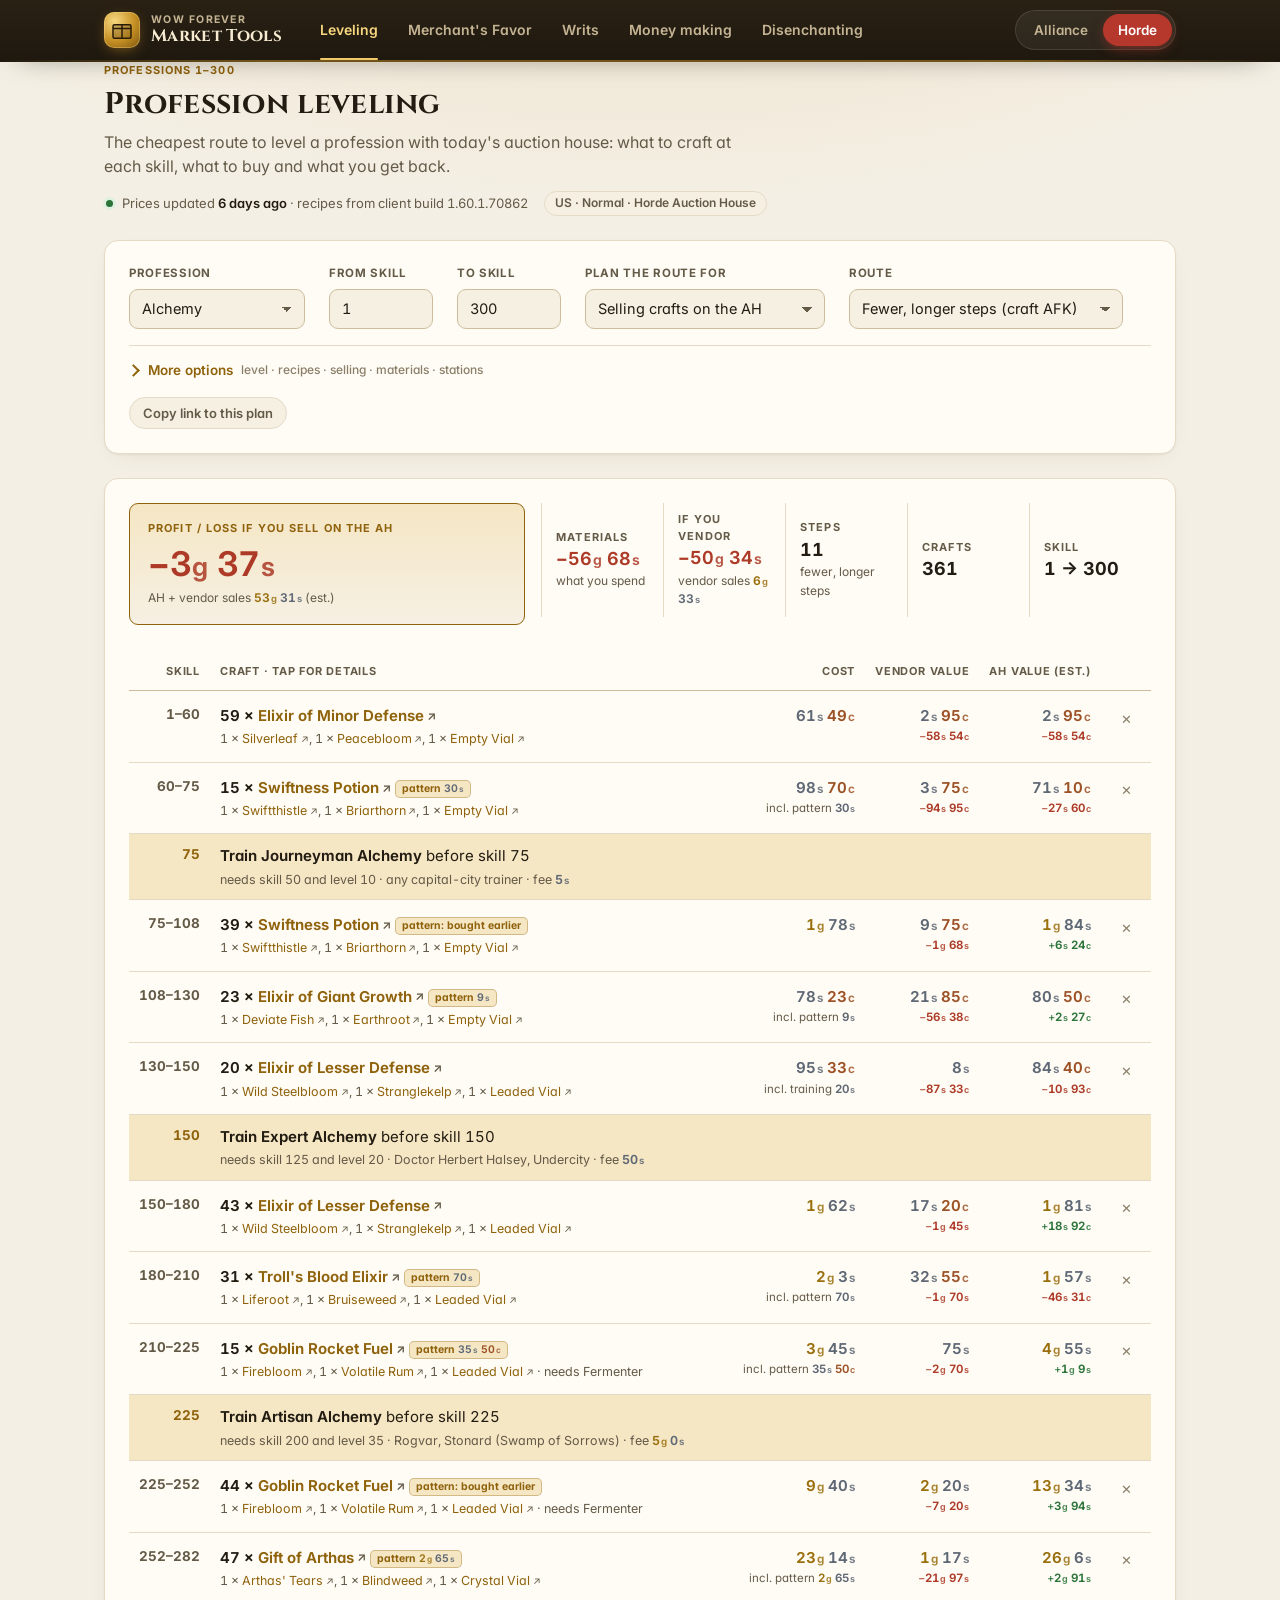
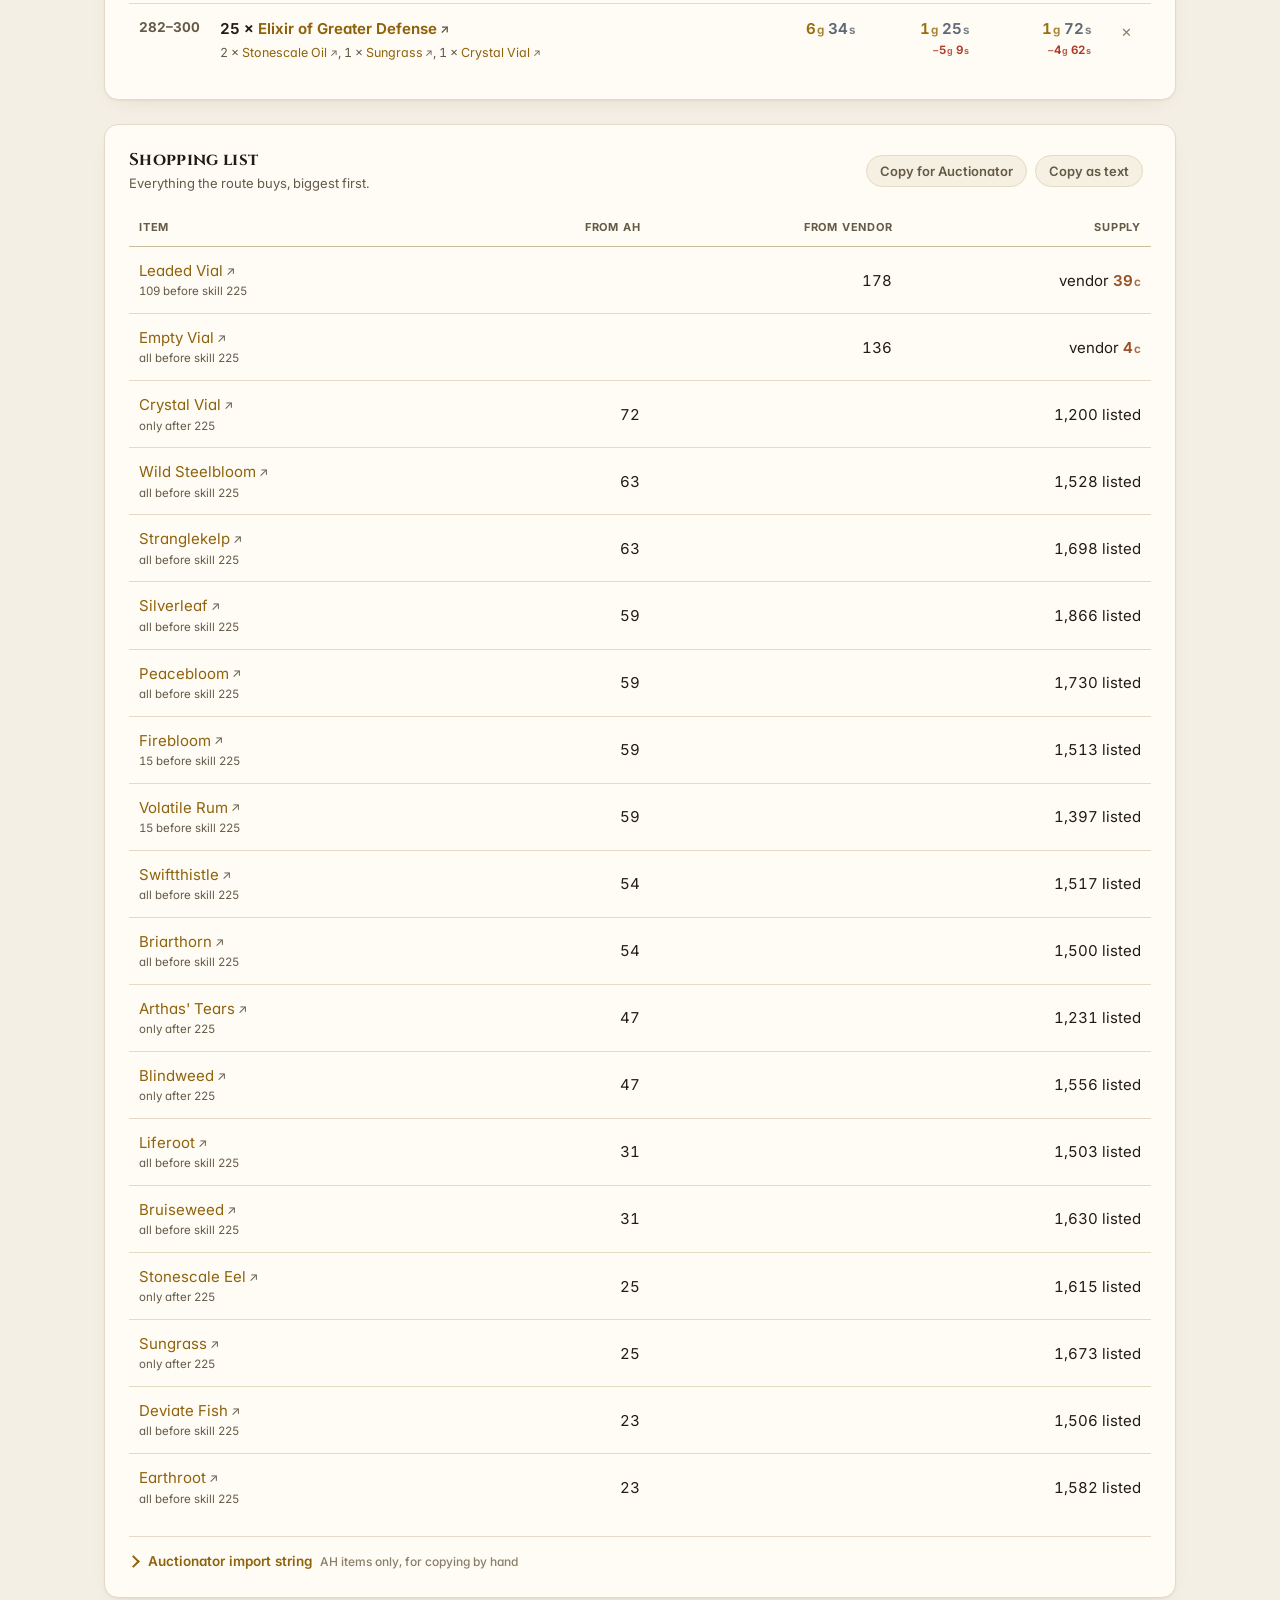
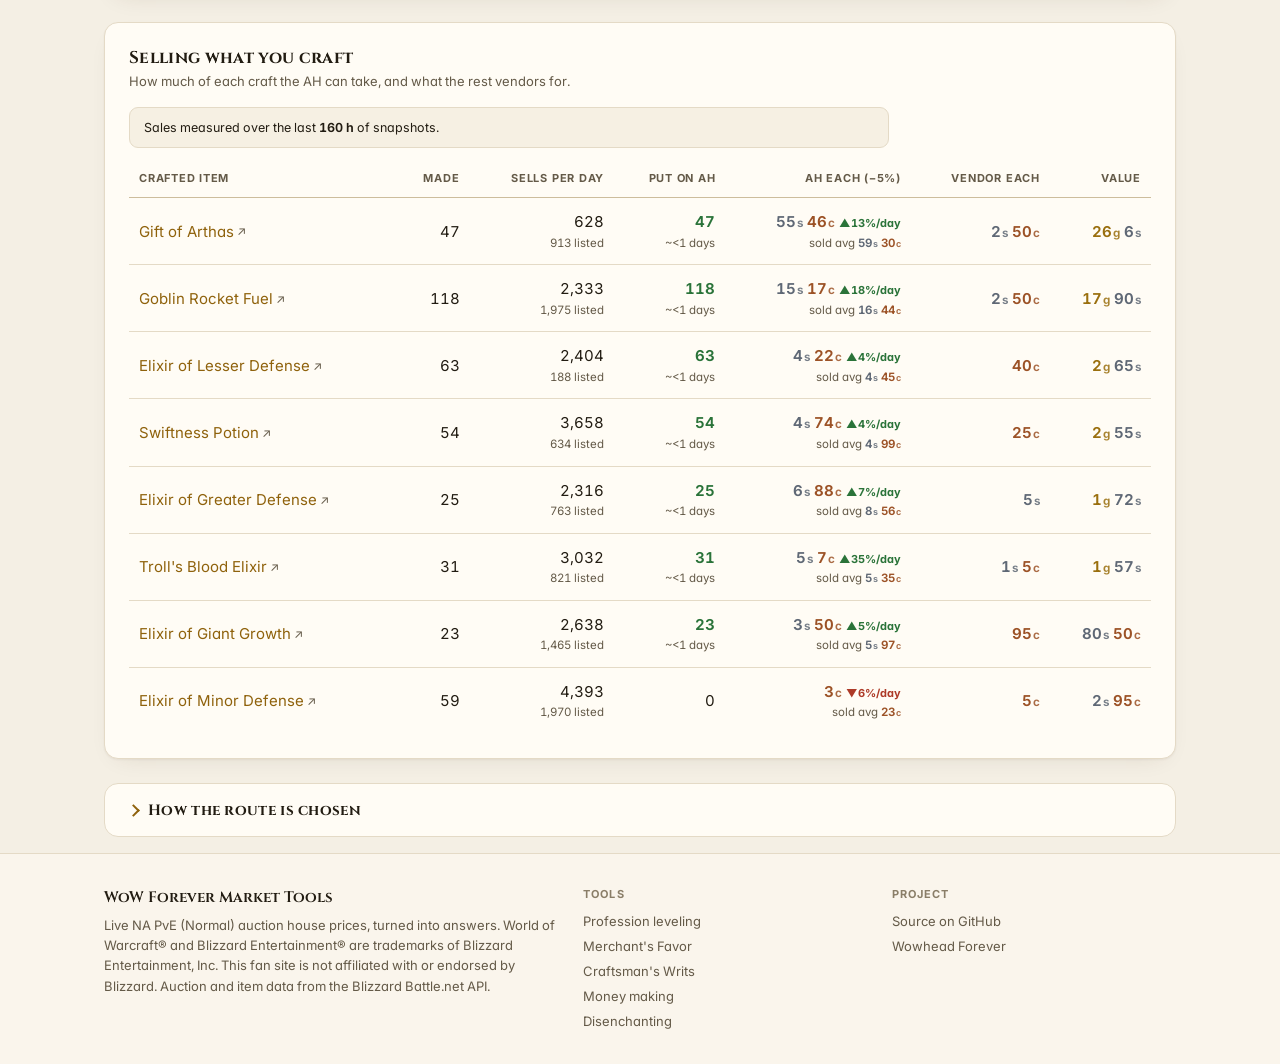
<file: index.html>
<!doctype html>
<html lang="en">
<head>
<meta charset="utf-8">
<meta name="viewport" content="width=device-width, initial-scale=1">
<title>Profession Leveling · WoW Forever Market Tools</title>
<meta name="description" content="Cheapest 1-300 profession leveling route for WoW Forever, priced from the NA PvE (Normal) auction house every hour.">
<link rel="icon" href="data:image/svg+xml,%3Csvg xmlns='http://www.w3.org/2000/svg' viewBox='0 0 32 32'%3E%3Crect x='4' y='9' width='24' height='18' rx='2' fill='%23b8862f'/%3E%3Cpath d='M4 14h24M16 9v18' stroke='%23412c0c' stroke-width='2'/%3E%3C/svg%3E">
<link rel="preconnect" href="https://fonts.googleapis.com">
<link rel="preconnect" href="https://fonts.gstatic.com" crossorigin>
<link rel="stylesheet" href="https://fonts.googleapis.com/css2?family=Cinzel:wght@600;700&family=Inter:wght@400;500;600;700;800&display=swap">
<link rel="stylesheet" href="style.css">
</head>
<body>
<a class="skip" href="#main">Skip to content</a>
<header class="top">
  <div class="wrap bar">
    <a class="brand" href="./">
      <svg viewBox="0 0 32 32" aria-hidden="true"><rect x="4" y="9" width="24" height="18" rx="2"/><path d="M4 14h24M16 9v18"/></svg>
      <span class="brand-name"><small>WoW Forever</small><b>Market Tools</b></span>
    </a>
    <nav class="tabs" aria-label="Tools"><a href="./" aria-current="page">Profession leveling</a><a href="favor.html">Merchant's Favor</a><a href="writs.html">Craftsman's Writs</a><a href="money.html">Money making</a></nav>
    <div class="seg" role="radiogroup" aria-label="Faction">
      <button data-faction="alliance" role="radio">Alliance</button>
      <button data-faction="horde" role="radio">Horde</button>
    </div>
  </div>
</header>

<main class="wrap" id="main">
  <section class="intro">
    <span class="eyebrow">Professions 1–300</span>
    <h1>Profession leveling</h1>
    <p class="lead">The cheapest route to level a profession with today's auction house: what to craft at each skill, what to buy and what you get back.</p>
    <div class="intro-meta">
      <p class="status" id="status">Loading recipes and auction house prices…</p>
      <span class="pill" id="market">US · Normal</span>
    </div>
  </section>

  <section class="panel settings" aria-label="Route settings">
    <div class="controls">
      <div class="ctl"><label for="prof">Profession</label><select id="prof"></select></div>
      <div class="ctl ctl-num"><label for="from" id="fromLbl">From skill</label><input id="from" type="number" min="1" max="299" value="1"></div>
      <div class="ctl ctl-num"><label for="to" id="toLbl">To skill</label><input id="to" type="number" min="2" max="300" value="300"></div>
      <div class="ctl">
        <label for="sellmode">Plan the route for</label>
        <select id="sellmode">
          <option value="ah">Selling crafts on the AH</option>
          <option value="vendor">Vendoring crafts</option>
          <option value="none">Ignoring what crafts sell for</option>
        </select>
      </div>
      <div class="ctl">
        <label for="mode">Route</label>
        <select id="mode">
          <option value="afk">Fewer, longer steps (craft AFK)</option>
          <option value="profit">Most profit (switch often)</option>
          <option value="quick">Fast AH sales (sell within a day)</option>
        </select>
      </div>
    </div>
    <p class="hint" id="quickHint" hidden>Fast AH sales always plans for selling on the AH within about a day, a little under the cheapest listing, and vendoring what won't sell by then.</p>
    <details class="more" data-remember="lv-more">
      <summary>More options <small>level · recipes · selling · materials · stations</small></summary>
      <div class="opt-group">
        <h3 class="opt-h">Character &amp; recipes</h3>
        <div class="controls">
          <div class="ctl ctl-num"><label for="level">Character level</label><input id="level" type="number" min="1" max="60" step="1" value="60" aria-describedby="time-help"></div>
          <div class="ctl ctl-wide">
            <label for="patterns">Recipes I can use</label>
            <select id="patterns">
              <option value="buyable">Trainer + patterns I can buy (AH, vendor, quest)</option>
              <option value="vendor">Trainer + vendor &amp; quest patterns (no drops)</option>
              <option value="trainer">Trainer only</option>
              <option value="all">Trainer + every pattern (I already own them)</option>
            </select>
          </div>
        </div>
      </div>
      <div class="opt-group">
        <h3 class="opt-h">Route &amp; selling</h3>
        <div class="controls">
        <div class="ctl">
          <label for="wait">Time to sell on the AH</label>
          <select id="wait">
            <option value="1">1 day</option>
            <option value="3">3 days</option>
            <option value="7">7 days</option>
          </select>
        </div>
        <div class="ctl ctl-num"><label for="time">Time per craft (silver)</label><input id="time" type="number" min="0" step="1" value="5" aria-describedby="time-help"></div>
        </div>
        <p class="hint" id="time-help">Ranks need character level 10 (past 75), 20 (past 150) and 35 (past 225). Time per craft makes the route prefer fewer crafts.</p>
      </div>
      <div class="opt-group">
        <h3 class="opt-h">Materials</h3>
        <div class="controls">
          <div class="ctl">
            <span class="lbl">I can also</span>
            <label class="chk"><input id="mining" type="checkbox"> Smelt bars (Mining)</label>
            <label class="chk"><input id="neutral" type="checkbox"> Buy from Blackwater AH (neutral)</label>
          </div>
          <fieldset class="ctl profs" id="stationsCtl"><legend>Crafting stations I can use</legend><div id="stations" class="stations"></div></fieldset>
        </div>
        <div class="controls owned-ctl">
          <div class="ctl owned">
            <label for="owned">Materials I already have</label>
            <textarea id="owned" rows="3" spellcheck="false" autocomplete="off" placeholder="20x Linen Cloth&#10;Copper Bar x40&#10;Light Leather 15" aria-describedby="owned-help ownedHint"></textarea>
            <p class="hint" id="owned-help">One item per line with a count. Used first and counted as free.</p>
            <p class="hint" id="ownedHint" aria-live="polite"></p>
          </div>
        </div>
      </div>
      <div class="opt-group" id="fishCtl" hidden>
        <h3 class="opt-h">Fishing</h3>
        <div class="controls fish-ctl">
          <div class="ctl ctl-num fish-both"><label for="ffrom">Fishing from skill</label><input id="ffrom" type="number" min="1" max="299" value="1"></div>
          <div class="ctl ctl-num fish-both"><label for="fto">Fishing to skill</label><input id="fto" type="number" min="2" max="300" value="300"></div>
          <div class="ctl">
            <label for="pole">Fishing pole</label>
            <select id="pole">
              <option value="0">Fishing Pole (+0)</option>
              <option value="5" data-lvl="5">Strong Fishing Pole (+5)</option>
              <option value="15" data-lvl="20">Ravaged Fishing Pole (+15, level 20)</option>
              <option value="20" data-lvl="25">Big Iron Fishing Pole (+20, level 25)</option>
              <option value="25">Nat Pagle's Extreme Angler FC-5000 (+25)</option>
              <option value="35">Arcanite Fishing Pole (+35)</option>
            </select>
          </div>
          <div class="ctl ctl-num"><label for="castsec">Seconds per cast</label><input id="castsec" type="number" min="5" max="40" step="1" value="15"></div>
          <div class="ctl ctl-num"><label for="hourval">My time (gold / hour)</label><input id="hourval" type="number" min="0" step="1" value="10"></div>
          <div class="ctl fish-both"><span class="lbl">Fish I catch</span><label class="chk"><input id="cookcatch" type="checkbox" checked> Cook them first, even when raw pays more</label></div>
        </div>
      </div>
    </details>
    <div class="share-row">
      <button type="button" class="chip" id="shareLink">Copy link to this plan</button>
      <span class="share-msg" id="shareMsg" aria-live="polite"></span>
    </div>
  </section>

  <section class="panel" aria-label="Fishing route" id="fishPanel" hidden>
    <div class="panel-head">
      <div><h2>Fishing route</h2><p id="fishLead">Where to fish at each skill, with the lure that pays for itself, and what the catch is worth.</p></div>
    </div>
    <div class="plan-sum sum2" id="fishSummary" aria-live="polite"></div>
    <div id="fishStuck"></div>
    <div class="table-scroll">
      <table class="shop fishsteps"><thead><tr><th class="num">Skill</th><th>Where to fish</th><th class="num">Catches</th><th class="num">Time</th><th class="num">Lures</th><th class="num" id="fishRetHead">Catch worth</th></tr></thead><tbody id="fishSteps"></tbody></table>
    </div>
  </section>

  <section class="panel" aria-label="Route" id="routePanel">
    <div class="plan-sum sum2" id="summary" aria-live="polite"></div>
    <div id="stuck"></div>
    <p class="hint" id="excl"></p>
    <div class="table-scroll sticky">
      <table class="steps cards" id="stepsTable">
        <thead><tr><th class="num">Skill</th><th>Craft · tap for details</th><th class="num">Cost</th><th class="num" id="vendHead">Vendor value</th><th class="num" id="retHead">You get back</th><th><span class="sr-only">Exclude</span></th></tr></thead>
        <tbody id="steps"></tbody>
      </table>
    </div>
  </section>

  <section class="panel" aria-label="Shopping list" id="shopPanel">
    <div class="panel-head">
      <div><h2>Shopping list</h2><p>Everything the route buys, biggest first.</p></div>
      <div class="export-btns">
        <button type="button" class="chip" id="copyAuc" title="Paste in Auctionator: Shopping tab → Import">Copy for Auctionator</button>
        <button type="button" class="chip" id="copyTxt">Copy as text</button>
        <span class="copy-msg" id="copyMsg" role="status" aria-live="polite"></span>
      </div>
    </div>
    <div class="table-scroll">
      <table class="shop"><thead><tr><th>Item</th><th class="num">From AH</th><th class="num">From vendor</th><th class="num">Supply</th></tr></thead><tbody id="shop"></tbody></table>
    </div>
    <details class="more export">
      <summary>Auctionator import string <small>AH items only, for copying by hand</small></summary>
      <p class="hint">In game: Auction House → Auctionator's Shopping tab → Import, paste, Import. Vendor items aren't included; "Copy as text" lists them too.</p>
      <textarea id="aucStr" readonly rows="3" spellcheck="false" aria-label="Auctionator shopping list import string"></textarea>
    </details>
  </section>

  <section class="panel" aria-label="Selling">
    <div class="panel-head">
      <div><h2>Selling what you craft</h2><p>How much of each craft the AH can take, and what the rest vendors for.</p></div>
    </div>
    <p class="hint" id="salesnote"></p>
    <div class="table-scroll">
      <table class="shop sell"><thead><tr><th>Crafted item</th><th class="num">Made</th><th class="num">Sells per day</th><th class="num">Put on AH</th><th class="num">AH each (−5%)</th><th class="num">Vendor each</th><th class="num">Value</th></tr></thead><tbody id="sell"></tbody></table>
    </div>
  </section>

  <details class="explain">
    <summary>How the route is chosen</summary>
    <p>Each skill point uses the recipe with the lowest expected cost per point right now. Orange always gives a point; yellow and green give one with chance (grey − skill) ÷ (grey − yellow). Each step's details show its thresholds as <span class="o">yellow</span> <span class="y">green</span> <span class="gr">grey</span>.</p>
    <p>Open a step to see its alternative: the next-cheapest recipe at that point, how much more (or less) it would cost over the same skill points, and a "Use it instead" button that drops the current recipe and re-plans.</p>
    <p>"Route" picks one of two modes. <b>Fewer, longer steps</b> (the default) is for queueing big batches and crafting AFK: it skips slow recipes (over 3 crafts per point) whenever a faster one costs at most twice as much, and picks each new recipe by its average cost over the whole run it can cover before it gets slow, plus a penalty for each extra step, so recipes that stay orange and yellow for many points win. It stays on that recipe until it gets slow unless another one is much cheaper (by about half of what a point costs there) for at least 15 points, merges steps of under 5 points into a neighbour when that costs little, and counts AH sales 10% lower since they're an estimate. That usually gives 9–15 steps for 1–300 instead of 20–30, and the summary shows how much more it costs than the other mode. <b>Most profit</b> switches to whatever recipe is cheapest at every point, even for a few crafts and slow ones. <b>Fast AH sales</b> keeps the fewer, longer steps but plans for getting your gold back within about a day: it always sells on the AH (so "Plan the route for" and "Time to sell" are locked), counts only what the AH takes within a day at your half share, priced 3% under the lower of the cheapest listing and the average sold price, gives you less where more than a day of supply is listed and nothing where it's over 4 days or under 2 sell a day, and vendors the rest. Among similar costs it prefers crafts that sell faster (a sale counts 40% less per day it takes). It usually nets less than the other modes, often about break-even or a small loss, but ties up less gold, each step says how soon its output sells, and the summary shows what the other modes would net selling over your "Time to sell". Either way every craft costs the time value you set (5 silver by default), so the route prefers fewer crafts.</p>
    <p>What you make is kept for later steps when a later recipe needs it (blasting powder for bombs, bolts for tailoring, grinding stones for weapons), like the written guides do: those steps say "keep N for later" and "uses N from earlier steps", and the route plans twice so it knows which reagents are worth making early for skill points. Tools are bought or crafted once, the first time a step needs them: Blacksmith Hammer from a vendor, Arclight Spanner and Gyromatic Micro-Adjustor crafted, and the runed rods every enchant needs.</p>
    <p>Patterns: "Trainer + patterns on AH / vendor / quest" uses patterns you can actually get (vendor prices and NPCs are Classic data; quest patterns such as the Imperial Plate plans count as free). "All patterns" assumes you have every pattern, including drops and new Forever patterns whose source we don't know yet.</p>
    <p>The route stops at each rank cap (75, 150, 225) and shows where to train the next rank. Journeyman needs character level 10, Expert level 20, Artisan level 35, so a lower "Character level" ends the route at the last rank you can train.</p>
    <p>Reagents come from vendors when cheaper, otherwise from the cheapest auction listings still left, or are crafted yourself (bolts, bars, leather…) when that is cheaper. Click ✕ on a step to drop a recipe you don't want; the route is re-planned without it.</p>
    <p>"Copy for Auctionator" copies the shopping list's AH items as an Auctionator shopping list (exact item names with the quantity to buy) named after the profession and skill range: in game open Auctionator's Shopping tab, click Import and paste it. "Copy as text" gives plain lines such as "20x Linen Cloth", vendor items included.</p>
    <p>Materials you already have (under More options) are used before anything is bought and count as free, since you own them already: steps say "uses N from your bags", the shopping list shows "have N" and buys only the rest. Names are matched to the game's item names, ignoring case; lines that match no item are listed under the box.</p>
    <p>"Copy link to this plan" copies a link with your settings in it (profession, skills, selling mode, route mode, recipes, faction, character level, time value, excluded recipes, fishing settings and, when the list is short, your materials). Opening the link shows the same plan, priced with that moment's auction house; the page also keeps its address up to date as you change settings. Crafting stations aren't in the link.</p>
    <p>Trainer fees are included: each trainer recipe's cost is paid once, on the step that first uses it ("incl. training"), and each rank's fee (Journeyman 5s, Expert 50s, Artisan 5g) on its training row. Forever's trainer prices and learn skills come from Wowhead's Forever data. Cooking and First Aid's higher ranks come from books or quests, not a trainer fee.</p>
    <h3>Fishing</h3>
    <p>Pick <i>Fishing</i> or <i>Fishing + Cooking</i> as the profession. A cast catches something with chance (your skill − the spot's base skill + 5)%, where your skill includes the pole and lure; below the base skill nothing bites, and from base + 95 nothing gets away (25 in the starting zones, 75 in the capitals and level 10–20 zones, 150, 225, 300 and 425 further out). Fishing skill goes up on successful catches only, and where you fish doesn't change the rate: 1 catch per point up to 100, then one more catch per point every 25 skill (10 per point at 290–300), about 1,280 catches for 1–300.</p>
    <p>Each skill point picks the spot and lure with the lowest cost: hours spent × what your time is worth, plus lures, minus what the catch sells for (on the AH up to your share of measured demand, the rest at the vendor). It only moves to another spot when that is clearly better, since travel isn't free, and only to zones your character level is suited for. Ranks: Journeyman at skill 50 from any fishing trainer (level 10), Expert with the book "Expert Fishing - The Bass and You" from Old Man Heming in Booty Bay (skill 125, level 20), Artisan from Nat Pagle's quest in Dustwallow Marsh (skill 225, level 35).</p>
    <p><i>Fishing + Cooking</i> plans both: the fishing route first, then the cooking route uses the fish you caught before buying any (each fish counted at what you'd have sold it for). With "Cook them first" ticked (the default) the cooking route treats your catch as nearly free (its vendor price), so it cooks the fish you caught before buying anything; the totals still count what you give up by not selling them raw. Untick it to cook a fish only when that beats selling it. The fishing route values fish the cooking route needs at what buying them would cost, so it prefers spots with the fish you'll cook. Cook a step once you've caught its fish.</p>
    <p class="fine">Fishing data: Classic 1.12 server tables (zone skills and catch tables), whose skill thresholds match WoW Forever's; Forever's fishing camp objects (Fishing Rack, Fishing Hut) and new baits aren't included. Fish shares are averages: Nightfin Snapper bites at night and Sunscale Salmon by day, and Winter Squid (Oct–Mar) or Summer Bass (Apr–Sep) depend on the season. Schools (pools) aren't modelled.</p>
    <h3>How AH sales are estimated</h3>
    <p>Blizzard's API lists auctions but never says what sold. Every hour the price job compares the new snapshot with the previous one: a listing with 2+ hours left that is gone an hour later can't have expired, so it was bought or cancelled by its seller (the two look the same). That gives units taken off the AH per day for each item: an upper limit on real sales, used as demand.</p>
    <p>The plan only puts on the AH what you could sell at half of that daily demand over the time you pick, priced at the lower of the cheapest listing now and the average price items actually sold at, minus the 5% cut. The rest is vendored. Prices move while everyone levels: when an item's price is falling, the plan assumes it keeps falling until the middle of your selling time (it never assumes a rise), and when more than 2 days of supply is already listed your share shrinks in proportion. The sell list shows each item's trend and warns about crowded markets; when the bot publishes new prices the page offers to re-plan. Deposits and undercutting wars are not included, so the AH total is still an estimate; the vendor total is guaranteed.</p>
    <h3>About the data</h3>
    <p>Recipes, reagents and skill-up colours come from the live WoW Forever client (via the Blizzard Game Data API and wago.tools client tables), so Forever's own changes are included — for example sharpening stones turn grey much earlier than in Classic. The client doesn't say at which skill a trainer teaches a recipe, so that comes from Classic, lowered by as much as Forever moved the recipe's colours (Forever teaches many Tailoring, Blacksmithing and Leatherworking recipes 20–30 points earlier). Vendor prices come from Classic data. Forever turned many recipes into patterns (many bought with Merchant's Favor from the faction camp vendors); pattern steps are tagged, with the auction house price when one is listed. Some recipes need crafting stations such as an Anvil, Forge, Tanning Rack or Sewing Machine.</p>
    <p class="fine" id="perf"></p>
  </details>
</main>

<footer class="site-foot">
  <div class="wrap foot">
    <div>
      <b>WoW Forever Market Tools</b>
      <p>Live NA PvE (Normal) auction house prices, turned into answers. World of Warcraft® and Blizzard Entertainment® are trademarks of Blizzard Entertainment, Inc. This fan site is not affiliated with or endorsed by Blizzard. Auction and item data from the Blizzard Battle.net API.</p>
      <p id="updated"></p>
    </div>
    <nav aria-label="Tools (footer)">
      <h2>Tools</h2>
      <ul><li><a href="./">Profession leveling</a></li><li><a href="favor.html">Merchant's Favor</a></li><li><a href="writs.html">Craftsman's Writs</a></li><li><a href="money.html">Money making</a></li></ul>
    </nav>
    <div>
      <h2>Project</h2>
      <ul><li><a href="https://github.com/AidVir/wow-forever-favor">Source on GitHub</a></li><li><a href="https://www.wowhead.com/forever">Wowhead Forever</a></li></ul>
    </div>
  </div>
</footer>
<script type="module" src="leveling.js"></script>
<script type="module" src="fork.js"></script>
</body>
</html>
</file>
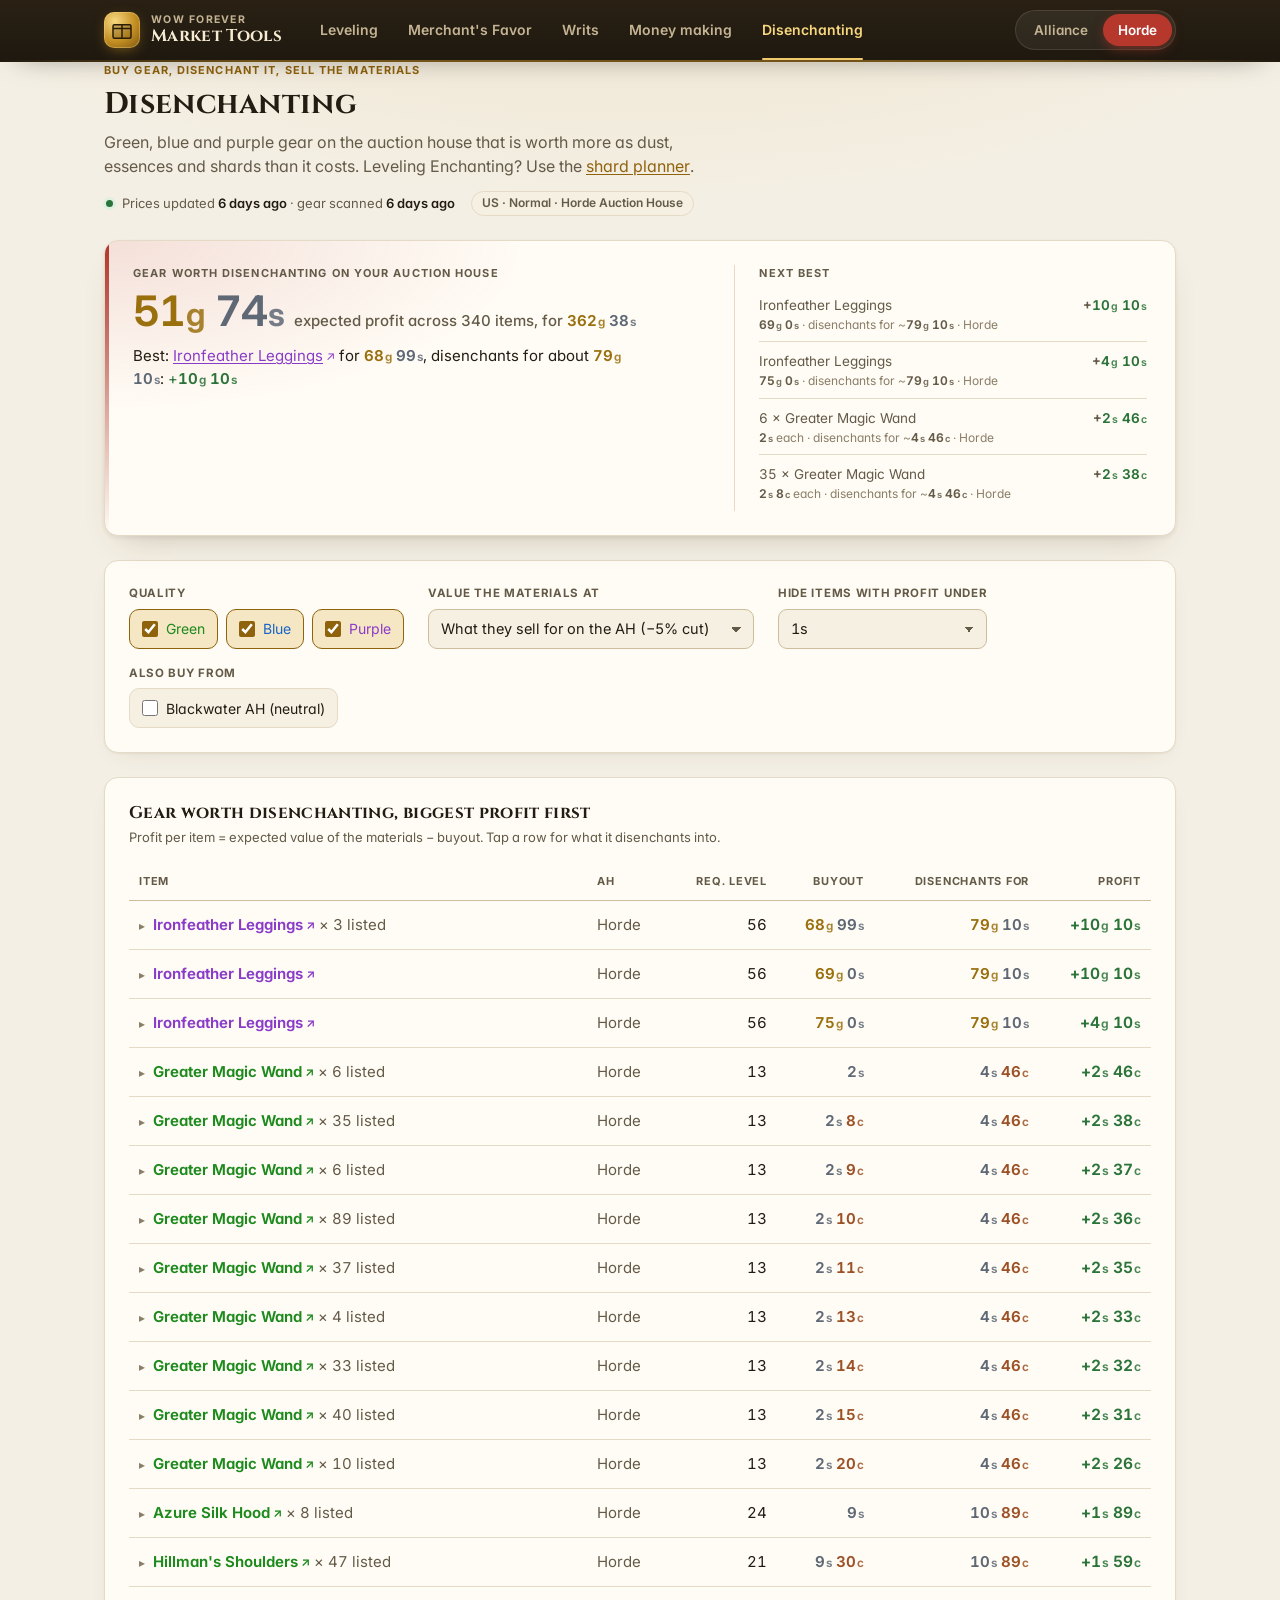
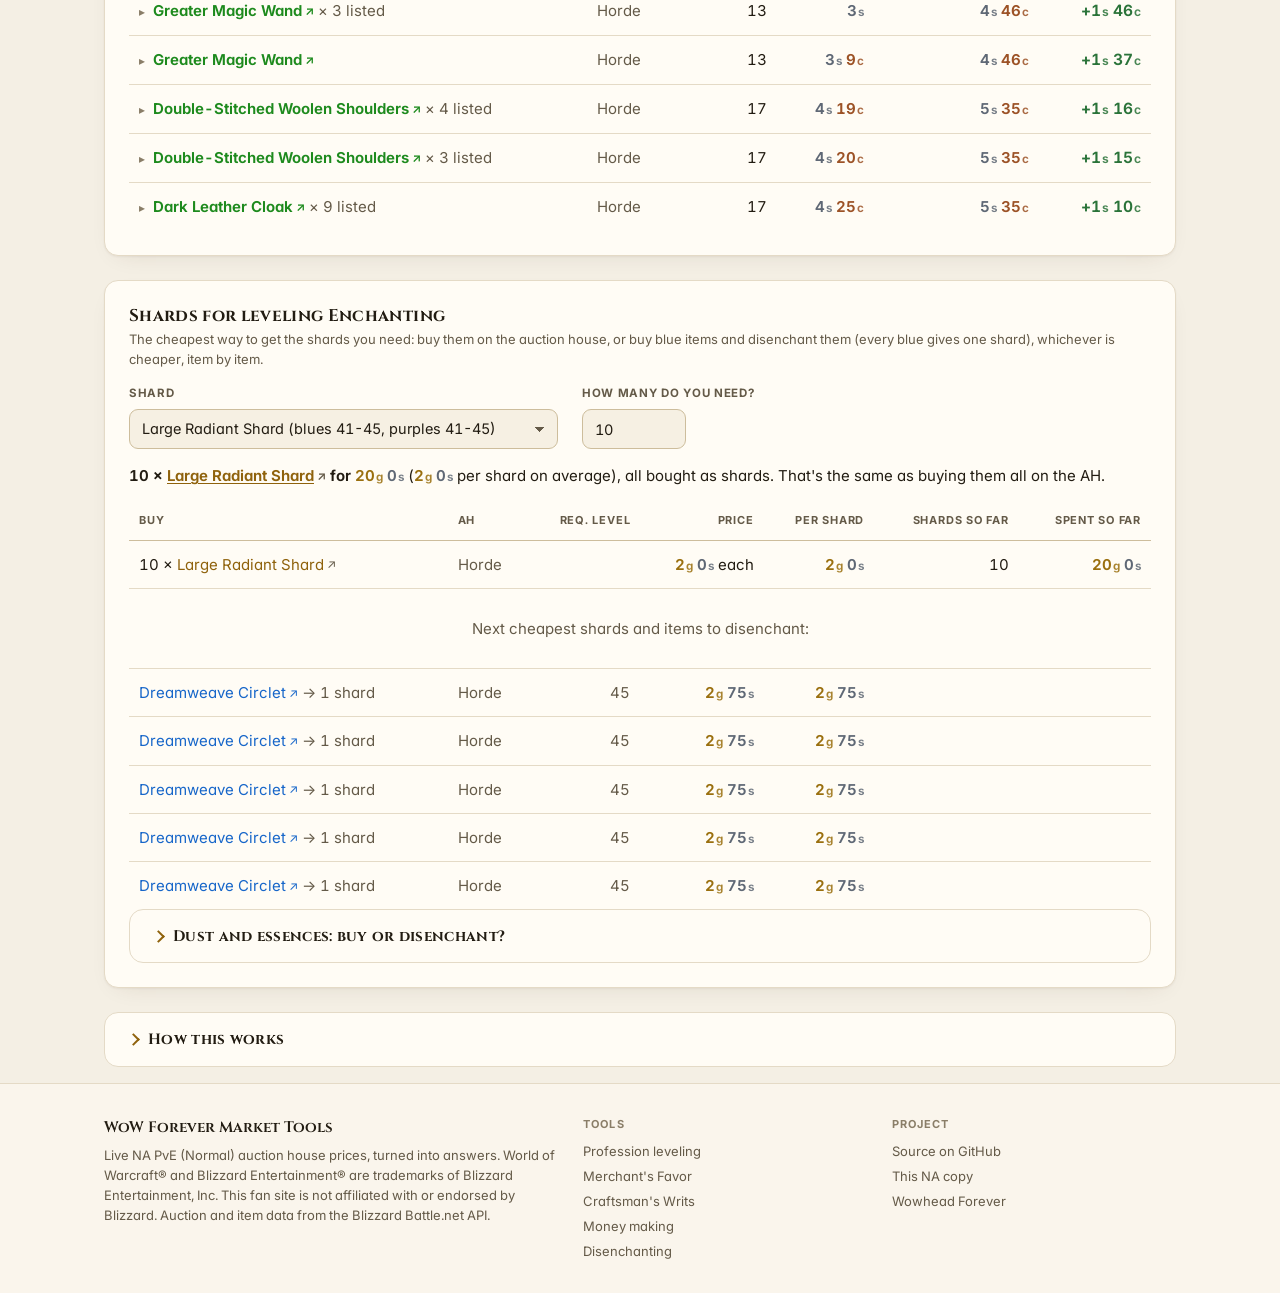
<file: disenchant.html>
<!doctype html>
<html lang="en">
<head>
<meta charset="utf-8">
<meta name="viewport" content="width=device-width, initial-scale=1">
<title>Disenchanting · WoW Forever Market Tools</title>
<meta name="description" content="Green, blue and purple items on the WoW Forever NA PvE (Normal) auction house that are worth more disenchanted than they cost.">
<link rel="icon" href="data:image/svg+xml,%3Csvg xmlns='http://www.w3.org/2000/svg' viewBox='0 0 32 32'%3E%3Crect x='4' y='9' width='24' height='18' rx='2' fill='%23b8862f'/%3E%3Cpath d='M4 14h24M16 9v18' stroke='%23412c0c' stroke-width='2'/%3E%3C/svg%3E">
<link rel="preconnect" href="https://fonts.googleapis.com">
<link rel="preconnect" href="https://fonts.gstatic.com" crossorigin>
<link rel="stylesheet" href="https://fonts.googleapis.com/css2?family=Cinzel:wght@600;700&family=Inter:wght@400;500;600;700;800&display=swap">
<link rel="stylesheet" href="style.css">
</head>
<body>
<a class="skip" href="#main">Skip to content</a>
<header class="top">
  <div class="wrap bar">
    <a class="brand" href="./">
      <svg viewBox="0 0 32 32" aria-hidden="true"><rect x="4" y="9" width="24" height="18" rx="2"/><path d="M4 14h24M16 9v18"/></svg>
      <span class="brand-name"><small>WoW Forever</small><b>Market Tools</b></span>
    </a>
    <nav class="tabs" aria-label="Tools"><a href="./">Profession leveling</a><a href="favor.html">Merchant's Favor</a><a href="writs.html">Craftsman's Writs</a><a href="money.html">Money making</a><a href="disenchant.html" aria-current="page">Disenchanting</a></nav>
    <div class="seg" role="radiogroup" aria-label="Faction">
      <button data-faction="alliance" role="radio">Alliance</button>
      <button data-faction="horde" role="radio">Horde</button>
    </div>
  </div>
</header>

<main class="wrap" id="main">
  <section class="intro">
    <span class="eyebrow">Buy gear, disenchant it, sell the materials</span>
    <h1>Disenchanting</h1>
    <p class="lead">Green, blue and purple gear on the auction house that is worth more as dust, essences and shards than it costs. Leveling Enchanting? Use the <a href="#mats">shard planner</a>.</p>
    <div class="intro-meta">
      <p class="status" id="status">Loading…</p>
      <span class="pill" id="market">US · Normal</span>
    </div>
  </section>

  <section class="hero" id="hero" aria-live="polite"></section>

  <section class="panel settings" aria-label="Filters">
    <div class="controls">
      <div class="ctl">
        <span class="lbl">Quality</span>
        <div class="chk-row">
          <label class="chk"><input id="qU" type="checkbox" checked> <span class="q-U">Green</span></label>
          <label class="chk"><input id="qR" type="checkbox" checked> <span class="q-R">Blue</span></label>
          <label class="chk"><input id="qE" type="checkbox" checked> <span class="q-E">Purple</span></label>
        </div>
      </div>
      <div class="ctl">
        <label for="val">Value the materials at</label>
        <select id="val">
          <option value="sell">What they sell for on the AH (−5% cut)</option>
          <option value="buy">What they cost on the AH (I'll use them)</option>
        </select>
      </div>
      <div class="ctl">
        <label for="min">Hide items with profit under</label>
        <select id="min">
          <option value="0">Show all</option>
          <option value="25">25c</option>
          <option value="100">1s</option>
          <option value="500">5s</option>
          <option value="2000">20s</option>
        </select>
      </div>
      <div class="ctl">
        <span class="lbl">Also buy from</span>
        <label class="chk"><input id="neutral" type="checkbox"> Blackwater AH (neutral)</label>
      </div>
    </div>
  </section>

  <section class="panel">
    <div class="panel-head">
      <div>
        <h2>Gear worth disenchanting, biggest profit first</h2>
        <p>Profit per item = expected value of the materials − buyout. Tap a row for what it disenchants into.</p>
      </div>
    </div>
    <div class="table-scroll sticky">
      <table class="de">
        <thead><tr><th>Item</th><th>AH</th><th class="num">Req. level</th><th class="num">Buyout</th><th class="num">Disenchants for</th><th class="num">Profit</th></tr></thead>
        <tbody id="rows"></tbody>
      </table>
    </div>
  </section>

  <section class="panel" id="mats">
    <div class="panel-head">
      <div>
        <h2>Shards for leveling Enchanting</h2>
        <p>The cheapest way to get the shards you need: buy them on the auction house, or buy blue items and disenchant them (every blue gives one shard), whichever is cheaper, item by item.</p>
      </div>
    </div>
    <div class="controls">
      <div class="ctl">
        <label for="shard">Shard</label>
        <select id="shard"></select>
      </div>
      <div class="ctl">
        <label for="need">How many do you need?</label>
        <input id="need" type="number" min="1" max="500" step="1" inputmode="numeric">
      </div>
    </div>
    <div id="shardPlan" aria-live="polite"></div>
    <div class="table-scroll">
      <table class="de-shards">
        <thead><tr><th>Buy</th><th>AH</th><th class="num">Req. level</th><th class="num">Price</th><th class="num">Per shard</th><th class="num">Shards so far</th><th class="num">Spent so far</th></tr></thead>
        <tbody id="shardRows"></tbody>
      </table>
    </div>
    <details class="explain">
      <summary>Dust and essences: buy or disenchant?</summary>
      <p>For each material: its auction house price vs buying gear that gives it at least 75% of the time and disenchanting it (cost per unit counts the other materials' sale value).</p>
      <div class="table-scroll">
        <table class="de-mats">
          <thead><tr><th>Material</th><th class="num">Buy on AH</th><th>Best gear to disenchant</th><th class="num">Cost per unit that way</th><th>Cheaper way</th><th class="num">Units at that price or better</th></tr></thead>
          <tbody id="matRows"></tbody>
        </table>
      </div>
    </details>
  </section>

  <details class="explain notes">
    <summary>How this works</summary>
    <ul>
      <li><b>Expected value, not a guarantee.</b> Disenchanting is random. "Disenchants for" is the average over many items: for example a green armor piece gives dust 75% of the time, an essence 20% and a shard 5%. Buy several cheap items rather than counting on one.</li>
      <li><b>The odds:</b> green armor 75% dust / 20% essence / 5% shard, green weapons the reverse (mostly essence), blue items always one shard (0.5% chance of a Nexus Crystal from required level 51), purple items 2–4 shards, or Nexus Crystals from required level 51. Which dust, essence or shard depends on the item's required level, in 5-level bands. Odds and amounts are Classic's (warcraft.wiki.gg disenchanting tables); bands follow the WoW Forever disenchanting guide (wow-professions.com), which goes by required level.</li>
      <li><b>Any Enchanting skill can disenchant any item</b> in WoW Forever, so you only need to have learned Disenchant.</li>
      <li><b>Material prices</b> are the cheapest listing of each dust, essence and shard on your faction's auction house. "What they sell for" takes off the 5% auction house cut; selling a lot at once will push prices down.</li>
      <li><b>Prices are up to about an hour old</b>, and the gear list is refreshed every hour. Someone may have bought an item already. Purple items under required level 35 aren't valued (their results aren't documented), and the Arcane Salvager's disenchanting bonus isn't included.</li>
      <li><b>Shard planner:</b> blue items always disenchant into one shard (from required level 51 there's a 0.5% chance of a Nexus Crystal instead), and purple items into 2–4 shards (counted as 3). The planner sorts every shard listing and every such item on your auction house by cost per shard and takes the cheapest until you have enough. The gear scan keeps the 60 cheapest blues and purples per shard type, so very large amounts may need more than it shows.</li>
      <li><b>Dust and essences:</b> for each auction, cost per unit = (buyout − what the other materials it gives would sell for) ÷ how many of that material it gives on average. "Units at that price or better" adds up the expected amount from every auction that beats buying the material directly. It ignores the quality and profit filters above, but follows "Also buy from".</li>
      <li><b>Price history:</b> the ↗ next to an item opens its price history on wowauctions.net.</li>
    </ul>
  </details>
</main>

<footer class="site-foot">
  <div class="wrap foot">
    <div>
      <b>WoW Forever Market Tools</b>
      <p>Live NA PvE (Normal) auction house prices, turned into answers. World of Warcraft® and Blizzard Entertainment® are trademarks of Blizzard Entertainment, Inc. This fan site is not affiliated with or endorsed by Blizzard. Auction and item data from the Blizzard Battle.net API.</p>
      <p id="updated"></p>
    </div>
    <nav aria-label="Tools (footer)">
      <h2>Tools</h2>
      <ul><li><a href="./">Profession leveling</a></li><li><a href="favor.html">Merchant's Favor</a></li><li><a href="writs.html">Craftsman's Writs</a></li><li><a href="money.html">Money making</a></li><li><a href="disenchant.html">Disenchanting</a></li></ul>
    </nav>
    <div>
      <h2>Project</h2>
      <ul><li><a href="https://github.com/AidVir/wow-forever-favor">Source on GitHub</a></li><li><a href="https://github.com/Tokenclanker/wow-forever-favor">This NA copy</a></li><li><a href="https://www.wowhead.com/forever">Wowhead Forever</a></li></ul>
    </div>
  </div>
</footer>
<script type="module" src="disenchant.js?v=2026-11-26b"></script>
<script type="module" src="fork.js"></script>
</body>
</html>
</file>
<file: style.css>
/* WoW Forever market tools — shared styles.
   Hand-written instead of a CSS framework: the site has no build step, and every page shares the
   same few components (header, intro, hero, panels, controls, tables, footer), so one stylesheet stays
   small and fast. Token and class names are shared with the JS and other pages: add, don't rename. */

/* `hidden` must win over component display rules (.ctl is grid, fieldset.profs is flex) */
[hidden] { display: none !important; }

/* ---------- tokens ---------- */
:root {
  --bg: #f4efe4;
  --bg-glow: rgba(196, 144, 40, .16);
  --surface: #fffcf5;
  --surface-2: #f6f0e3;
  --surface-3: #ebe2cf;
  --line: #e4dac6;
  --line-strong: #cdbd9c;
  --text: #221c12;
  --muted: #645a48;
  --faint: #8a7e68;
  --accent: #8f620c;
  --accent-2: #c48f23;
  --accent-soft: #f5e6c4;
  --on-accent: #fffaf0;
  --good: #2a7339; --good-soft: #e0f0e0;
  --bad: #ad3a27; --bad-soft: #f8e1dc;
  --gold: #9a6f0e; --silver: #5f6875; --copper: #9c5226;
  --alliance: #2b5fae; --horde: #b0352c;
  --epic: #8346bd;
  --header-bg: linear-gradient(180deg, #2a2114 0%, #1e180f 100%);
  --header-text: #f6ead0; --header-muted: #c4b493; --header-line: rgba(246, 234, 208, .12);
  --radius: 14px; --radius-sm: 9px;
  --shadow: 0 1px 2px rgba(60, 40, 10, .05), 0 8px 24px -14px rgba(60, 40, 10, .16);
  --shadow-lift: 0 2px 4px rgba(60, 40, 10, .07), 0 16px 32px -18px rgba(60, 40, 10, .26);
  --font: "Inter", system-ui, -apple-system, "Segoe UI", Roboto, sans-serif;
  --display: "Cinzel", Georgia, "Times New Roman", serif;
  /* spacing + type scale (new; use these in new components) */
  --sp-1: 4px; --sp-2: 8px; --sp-3: 12px; --sp-4: 16px; --sp-5: 24px; --sp-6: 32px; --sp-7: 48px;
  --fs-xs: 12px; --fs-sm: 13px; --fs-md: 15px; --fs-lg: 17px; --fs-xl: 22px; --fs-2xl: 30px; --fs-3xl: 42px;
  --header-h: 62px;
  color-scheme: light;
}
@media (prefers-color-scheme: dark) {
  :root:not([data-theme="light"]) {
    --bg: #100d09; --bg-glow: rgba(214, 160, 52, .10);
    --surface: #1a1610; --surface-2: #211c14; --surface-3: #2c251b;
    --line: #2d261c; --line-strong: #43392a;
    --text: #efe6d2; --muted: #ad9f84; --faint: #8a7c64;
    --accent: #e6b450; --accent-2: #f2c96a; --accent-soft: #3a2e17; --on-accent: #1a1308;
    --good: #72c483; --good-soft: #17301d; --bad: #ec7f69; --bad-soft: #3a1c16;
    --gold: #ecc55a; --silver: #bcc3cd; --copper: #df8f5e;
    --alliance: #6f9fe6; --horde: #ea6e62; --epic: #b884ec;
    --header-bg: linear-gradient(180deg, #19140c 0%, #130f09 100%);
    --header-line: rgba(246, 234, 208, .08);
    --shadow: 0 1px 0 rgba(255, 240, 210, .03) inset, 0 10px 30px -18px rgba(0, 0, 0, .8);
    --shadow-lift: 0 1px 0 rgba(255, 240, 210, .05) inset, 0 18px 40px -18px rgba(0, 0, 0, .9);
    color-scheme: dark;
  }
}
:root[data-theme="dark"] {
  --bg: #100d09; --bg-glow: rgba(214, 160, 52, .10);
  --surface: #1a1610; --surface-2: #211c14; --surface-3: #2c251b;
  --line: #2d261c; --line-strong: #43392a;
  --text: #efe6d2; --muted: #ad9f84; --faint: #8a7c64;
  --accent: #e6b450; --accent-2: #f2c96a; --accent-soft: #3a2e17; --on-accent: #1a1308;
  --good: #72c483; --good-soft: #17301d; --bad: #ec7f69; --bad-soft: #3a1c16;
  --gold: #ecc55a; --silver: #bcc3cd; --copper: #df8f5e;
  --alliance: #6f9fe6; --horde: #ea6e62; --epic: #b884ec;
  --header-bg: linear-gradient(180deg, #19140c 0%, #130f09 100%);
  --header-line: rgba(246, 234, 208, .08);
  --shadow: 0 1px 0 rgba(255, 240, 210, .03) inset, 0 10px 30px -18px rgba(0, 0, 0, .8);
  --shadow-lift: 0 1px 0 rgba(255, 240, 210, .05) inset, 0 18px 40px -18px rgba(0, 0, 0, .9);
  color-scheme: dark;
}

/* ---------- base ---------- */
* { box-sizing: border-box; }
html { -webkit-text-size-adjust: 100%; scroll-padding-top: calc(var(--header-h) + 12px); }
body {
  margin: 0; min-height: 100vh; display: flex; flex-direction: column;
  background: radial-gradient(1200px 520px at 50% -160px, var(--bg-glow), transparent 70%) no-repeat, var(--bg);
  color: var(--text);
  font: var(--fs-md)/1.55 var(--font);
  font-feature-settings: "tnum" 1, "cv11" 1;
  -webkit-font-smoothing: antialiased;
}
body > main { flex: 1 0 auto; }
body[data-faction="alliance"] { --fac: var(--alliance); }
body[data-faction="horde"] { --fac: var(--horde); }
a { color: var(--accent); text-decoration-thickness: 1px; text-underline-offset: 2px; }
a:hover { color: var(--accent-2); }
b, strong { font-weight: 650; }
:focus-visible { outline: 2px solid var(--accent); outline-offset: 2px; border-radius: 4px; }
.wrap { max-width: 1120px; margin: 0 auto; padding: 0 24px; width: 100%; }
.skip { position: absolute; left: 12px; top: -60px; z-index: 50; background: var(--accent); color: var(--on-accent); padding: 8px 14px; border-radius: 8px; font-weight: 700; text-decoration: none; }
.skip:focus { top: 10px; color: var(--on-accent); }
.sr-only { position: absolute; width: 1px; height: 1px; overflow: hidden; clip: rect(0 0 0 0); white-space: nowrap; }

/* ---------- header: brand · tools nav · faction ---------- */
.top {
  background: var(--header-bg); color: var(--header-text);
  position: sticky; top: 0; z-index: 20;
  box-shadow: 0 1px 0 var(--header-line), 0 10px 30px -20px rgba(0, 0, 0, .6);
}
.top::after { /* thin gold rule */
  content: ""; display: block; height: 2px;
  background: linear-gradient(90deg, transparent, var(--accent-2) 20%, var(--accent-2) 80%, transparent); opacity: .5;
}
.top .bar { display: flex; align-items: center; gap: var(--sp-5); height: calc(var(--header-h) - 2px); }
.top a { color: inherit; }
.top :focus-visible { outline-color: #f2c96a; }
.brand { display: flex; align-items: center; gap: 11px; min-width: 0; text-decoration: none; flex: none; }
.brand svg {
  width: 36px; height: 36px; flex: none; padding: 6px; border-radius: 10px;
  background: radial-gradient(circle at 30% 25%, #f7d77e, #c48f23 55%, #7c5410);
  box-shadow: 0 0 0 1px rgba(255, 220, 140, .35) inset, 0 4px 14px -4px rgba(220, 160, 40, .55);
}
.brand svg rect { fill: rgba(40, 26, 6, .18); stroke: #2a1c06; stroke-width: 2; }
.brand svg path { stroke: #2a1c06; stroke-width: 2; fill: none; }
.brand-name { display: grid; line-height: 1.15; }
.brand-name small { font-size: 10.5px; font-weight: 700; letter-spacing: .12em; text-transform: uppercase; color: var(--header-muted); }
.brand-name b { font-family: var(--display); font-size: 17px; font-weight: 700; letter-spacing: .02em; color: var(--header-text); }

.tabs { display: flex; gap: 2px; flex: 1 1 auto; min-width: 0; overflow-x: auto; scrollbar-width: none; align-self: stretch; }
.tabs::-webkit-scrollbar { display: none; }
.tabs a {
  display: flex; align-items: center; position: relative;
  color: var(--header-muted); text-decoration: none; font-weight: 600; font-size: 14px;
  padding: 0 14px; white-space: nowrap; transition: color .15s;
}
.tabs a::after { content: ""; position: absolute; left: 14px; right: 14px; bottom: 0; height: 2px; border-radius: 2px; background: transparent; transition: background .15s; }
.tabs a:hover { color: var(--header-text); }
.tabs a:hover::after { background: rgba(242, 201, 106, .35); }
.tabs a[aria-current="page"] { color: #f7d77e; }
.tabs a[aria-current="page"]::after { background: #f2c96a; }
.tabs a:focus-visible { outline-offset: -4px; }

.seg { display: inline-flex; flex: none; background: rgba(255, 255, 255, .06); border-radius: 999px; padding: 3px; border: 1px solid var(--header-line); }
.seg button {
  border: 0; background: none; color: var(--header-muted); font: inherit; font-size: 13.5px; font-weight: 600;
  padding: 6px 15px; border-radius: 999px; cursor: pointer; transition: background .15s, color .15s;
}
.seg button:hover { color: var(--header-text); }
.seg button:focus-visible { outline: 2px solid #f2c96a; outline-offset: 1px; }
.seg button[aria-checked="true"][data-faction="alliance"] { background: #2f63b3; color: #fff; box-shadow: 0 4px 14px -4px rgba(47, 99, 179, .8); }
.seg button[aria-checked="true"][data-faction="horde"] { background: #b6382d; color: #fff; box-shadow: 0 4px 14px -4px rgba(182, 56, 45, .8); }

/* ---------- page layout ---------- */
main { padding-top: var(--sp-6); padding-bottom: var(--sp-7); display: grid; gap: var(--sp-5); align-content: start; }
.intro { display: grid; gap: var(--sp-2); max-width: 760px; }
.intro .eyebrow { color: var(--accent); }
h1 { font-family: var(--display); font-size: var(--fs-2xl); font-weight: 700; margin: 0; letter-spacing: .01em; line-height: 1.15; }
.lead { margin: 0; color: var(--muted); font-size: 16px; max-width: 64ch; }
.intro-meta { display: flex; flex-wrap: wrap; align-items: center; gap: 6px 16px; margin-top: var(--sp-1); }
.landing .intro h1 { font-size: 36px; }
.pill { font-size: var(--fs-xs); font-weight: 600; color: var(--muted); background: var(--surface-2); border: 1px solid var(--line); border-radius: 999px; padding: 2px 10px; }
.pill:empty { display: none; }

.status { color: var(--muted); font-size: var(--fs-sm); padding-left: 18px; position: relative; margin: 0; }
.status::before { content: ""; position: absolute; left: 2px; top: .5em; width: 7px; height: 7px; border-radius: 50%; background: var(--good); box-shadow: 0 0 0 3px var(--good-soft); }
.status b { color: var(--text); font-weight: 600; }
.status.err { color: var(--bad); }
.status.err::before { background: var(--bad); box-shadow: 0 0 0 3px var(--bad-soft); }

.panel {
  background: var(--surface); border: 1px solid var(--line); border-radius: var(--radius);
  padding: var(--sp-5); box-shadow: var(--shadow); min-width: 0;
}
.panel h2, h2.sec { font-family: var(--display); font-size: var(--fs-lg); font-weight: 700; letter-spacing: .02em; margin: 0 0 var(--sp-4); line-height: 1.3; }
.panel-head { display: flex; justify-content: space-between; align-items: center; gap: var(--sp-3); flex-wrap: wrap; margin-bottom: var(--sp-4); }
.panel-head h2 { margin: 0; }
.panel-head p { margin: 2px 0 0; color: var(--muted); font-size: var(--fs-sm); }

/* ---------- hero: the answer ---------- */
.hero {
  position: relative; overflow: hidden;
  display: grid; grid-template-columns: 1.4fr 1fr; gap: var(--sp-5);
  background:
    radial-gradient(600px 240px at 0% 0%, color-mix(in srgb, var(--fac, var(--accent)) 14%, transparent), transparent 70%),
    var(--surface);
  border: 1px solid var(--line); border-radius: var(--radius);
  padding: var(--sp-5) 28px; box-shadow: var(--shadow-lift);
}
.hero::before { content: ""; position: absolute; inset: 0 auto 0 0; width: 4px; background: linear-gradient(180deg, var(--fac, var(--accent)), transparent); }
.hero:empty { display: none; }
.eyebrow { font-size: 11px; text-transform: uppercase; letter-spacing: .1em; color: var(--muted); font-weight: 700; display: block; }
.hero-val { font-size: var(--fs-3xl); font-weight: 800; line-height: 1.1; margin: 6px 0 10px; letter-spacing: -.02em; }
.hero-val > span:last-child { font-size: var(--fs-md); font-weight: 500; color: var(--muted); letter-spacing: 0; }
.hero-what { color: var(--text); font-size: var(--fs-md); max-width: 56ch; }
.hero-alt { border-left: 1px solid var(--line); padding-left: var(--sp-5); display: grid; align-content: start; gap: 2px; }
.hero-alt .eyebrow { margin-bottom: 4px; }
.alt { display: flex; justify-content: space-between; align-items: baseline; gap: var(--sp-3); font-size: 13.5px; padding: 7px 0; border-bottom: 1px solid var(--line); }
.alt:last-child { border-bottom: 0; }
.alt span { color: var(--muted); min-width: 0; }
.alt b { white-space: nowrap; }
.alt small { display: block; color: var(--faint); font-size: var(--fs-xs); }
.env { padding: 6px 0; }
.env + .env { border-top: 1px solid var(--line); }
.env-val { font-weight: 700; font-size: 16px; }
.env-val span { font-weight: 500; color: var(--muted); font-size: 13px; }

/* ---------- controls ---------- */
.settings { display: grid; gap: var(--sp-4); }
.controls { display: flex; flex-wrap: wrap; gap: var(--sp-4) var(--sp-5); align-items: end; }
.ctl { display: grid; gap: 6px; min-width: 0; margin: 0; }
.ctl > label[for], .ctl legend, .ctl .lbl { font-size: 11.5px; color: var(--muted); font-weight: 700; text-transform: uppercase; letter-spacing: .06em; }
input[type=number], input[type=search], select {
  font: inherit; font-size: 14.5px; color: var(--text); background: var(--surface-2);
  border: 1px solid var(--line-strong); border-radius: var(--radius-sm); padding: 8px 12px; min-width: 0; height: 40px;
  transition: border-color .15s, box-shadow .15s, background .15s;
}
select {
  -webkit-appearance: none; appearance: none; padding-right: 34px; cursor: pointer;
  background-image: linear-gradient(45deg, transparent 50%, var(--muted) 50%), linear-gradient(135deg, var(--muted) 50%, transparent 50%);
  background-position: calc(100% - 17px) 17px, calc(100% - 12px) 17px;
  background-size: 5px 5px; background-repeat: no-repeat;
}
input[type=number]:hover, input[type=search]:hover, select:hover { border-color: var(--accent); }
input[type=number]:focus, input[type=search]:focus, select:focus { outline: none; border-color: var(--accent); box-shadow: 0 0 0 3px var(--accent-soft); background-color: var(--surface); }
input[type=number]:focus-visible, input[type=search]:focus-visible, select:focus-visible { outline: 2px solid var(--accent); outline-offset: 1px; }
input[type=number] { width: 104px; }
input[type=checkbox] { accent-color: var(--accent); width: 16px; height: 16px; margin: 0; cursor: pointer; }
fieldset.profs { border: 0; padding: 0; margin: 0; display: flex; flex-wrap: wrap; gap: 6px; }
fieldset.profs legend { padding: 0; margin-bottom: 6px; }
.chk, .profs label {
  display: inline-flex; gap: 8px; align-items: center; font-size: 14px; cursor: pointer; min-height: 40px;
  padding: 6px 12px; border: 1px solid var(--line); border-radius: 10px; background: var(--surface-2);
  transition: border-color .15s, background .15s;
}
.chk:hover, .profs label:hover { border-color: var(--line-strong); }
.chk:has(input:checked), .profs label:has(input:checked) { border-color: var(--accent); background: var(--accent-soft); }
.chk:has(input:focus-visible), .profs label:has(input:focus-visible) { outline: 2px solid var(--accent); outline-offset: 2px; }
.ctl:has(> .chk) { grid-auto-flow: row; }
.stations { display: flex; flex-wrap: wrap; gap: 6px; }

/* "More options" drawer and "How this works" explainers: native <details>, no JS */
details.more > summary, details.explain > summary {
  list-style: none; cursor: pointer; display: inline-flex; align-items: center; gap: 8px;
  font-size: 13.5px; font-weight: 600; color: var(--accent); border-radius: 8px; user-select: none;
}
details.more > summary::-webkit-details-marker, details.explain > summary::-webkit-details-marker { display: none; }
details.more > summary::before, details.explain > summary::before {
  content: ""; width: 7px; height: 7px; border: solid currentColor; border-width: 0 2px 2px 0;
  transform: rotate(-45deg); transition: transform .15s; margin-right: 2px;
}
details[open].more > summary::before, details[open].explain > summary::before { transform: rotate(45deg); }
details.more > summary:hover, details.explain > summary:hover { color: var(--accent-2); }
details.more { border-top: 1px solid var(--line); padding-top: var(--sp-3); }
details.more > summary small { color: var(--faint); font-weight: 500; font-size: var(--fs-xs); }
details.more > .controls { margin-top: var(--sp-4); }
details.explain { background: var(--surface); border: 1px solid var(--line); border-radius: var(--radius); padding: 14px var(--sp-5); }
details.explain > summary { font-family: var(--display); font-size: 15px; font-weight: 700; color: var(--text); letter-spacing: .02em; width: 100%; }
details.explain > summary::before { color: var(--accent); }
details.explain[open] > summary { margin-bottom: var(--sp-3); }
details.explain > :not(summary) { max-width: 82ch; }
details.explain p { font-size: 14px; color: var(--muted); margin: 0 0 10px; }
details.explain p:last-child { margin-bottom: 0; }
details.explain h3 { font-size: 13px; text-transform: uppercase; letter-spacing: .07em; color: var(--muted); margin: var(--sp-4) 0 var(--sp-2); }
.explain-group { display: grid; gap: var(--sp-3); }

/* ---------- chips ---------- */
.filters { display: flex; flex-wrap: wrap; gap: 6px; }
.toolbar { display: flex; flex-wrap: wrap; gap: var(--sp-2) var(--sp-4); align-items: center; margin-bottom: var(--sp-3); }
.chip {
  font: inherit; font-size: 13px; font-weight: 600; border: 1px solid var(--line); background: var(--surface-2); color: var(--muted);
  border-radius: 999px; padding: 5px 13px; cursor: pointer; transition: background .15s, color .15s, border-color .15s;
}
.chip:hover { color: var(--text); border-color: var(--line-strong); }
.chip.on { background: var(--accent); border-color: var(--accent); color: var(--on-accent); }
.chip:disabled { opacity: .5; cursor: default; }

/* shopping-list export (leveling page) */
.export-btns { display: flex; flex-wrap: wrap; align-items: center; gap: var(--sp-2); }
.copy-msg { font-size: var(--fs-xs); font-weight: 600; color: var(--good); }
details.export { margin-top: var(--sp-4); }
details.export textarea {
  display: block; width: 100%; margin-top: var(--sp-3); resize: vertical; min-height: 64px;
  font: var(--fs-xs)/1.5 ui-monospace, Consolas, monospace; color: var(--text); background: var(--surface-2);
  border: 1px solid var(--line-strong); border-radius: var(--radius-sm); padding: var(--sp-2) var(--sp-3);
}
details.export textarea:focus-visible { outline: 2px solid var(--accent); outline-offset: 1px; }

/* ---------- tables ---------- */
.table-scroll { overflow-x: auto; margin: 0 calc(-1 * var(--sp-5)); padding: 0 var(--sp-5); }
table { width: 100%; border-collapse: separate; border-spacing: 0; }
th {
  text-align: left; font-size: 11px; color: var(--muted); font-weight: 700; text-transform: uppercase; letter-spacing: .07em;
  padding: 10px; border-bottom: 1px solid var(--line-strong); white-space: nowrap; background: var(--surface);
}
td { padding: 12px 10px; border-bottom: 1px solid var(--line); vertical-align: middle; }
tbody tr { transition: background .12s; }
tbody tr:hover > td { background: color-mix(in srgb, var(--surface-2) 70%, transparent); }
tbody tr:last-child > td { border-bottom: 0; }
.num { text-align: right; white-space: nowrap; }
tr.row { cursor: pointer; }
tr.row:focus-visible { outline: 2px solid var(--accent); outline-offset: -2px; }
.crate { display: flex; gap: 10px; align-items: flex-start; }
.caret { color: var(--faint); transition: transform .15s; display: inline-block; margin-top: 1px; font-size: 12px; width: 10px; flex: none; }
tr.open .caret { transform: rotate(90deg); color: var(--accent); }
tr.open > td { background: var(--surface-2); border-bottom-color: transparent; }
.meta { font-size: 12.5px; color: var(--muted); margin-top: 2px; }
td.pf { font-weight: 700; font-size: 15.5px; }
td small { display: block; font-size: 11.5px; color: var(--muted); margin-top: 1px; font-weight: 400; }
td a { text-decoration: none; }
td a:hover { text-decoration: underline; }
tbody tr:first-child td.pf { color: var(--accent); }
td.c-total b { font-weight: 600; }

/* Tier: coloured dot + word instead of a filled badge (calmer in long tables) */
.tier { font-size: 11.5px; font-weight: 650; display: inline-flex; align-items: center; gap: 5px; color: var(--muted); }
.tier::before { content: ""; width: 7px; height: 7px; border-radius: 50%; background: currentColor; }
.t-apprentice { color: var(--faint); }
.t-journeyman { color: var(--good); }
.t-expert { color: var(--alliance); }
.t-artisan { color: var(--epic); }
.est { font-size: 10px; font-weight: 700; color: var(--accent); background: var(--accent-soft); border-radius: 4px; padding: 1px 5px; vertical-align: middle; }
.craft { font-size: 10.5px; font-weight: 700; color: var(--good); background: var(--good-soft); border-radius: 4px; padding: 1px 6px; }
.tag {
  display: inline-block; font-size: 10.5px; font-weight: 700; border: 1px solid var(--line); background: var(--surface-2); color: var(--muted);
  border-radius: 5px; padding: 0 6px; white-space: nowrap; vertical-align: 1px;
}
.tag.pat { color: var(--accent); border-color: color-mix(in srgb, var(--accent) 35%, transparent); background: var(--accent-soft); }
.tag.new { color: var(--epic); border-color: color-mix(in srgb, var(--epic) 35%, transparent); }
.side { font-size: 11.5px; font-weight: 700; }
.side.alliance { color: var(--alliance); } .side.horde { color: var(--horde); }
.muted { color: var(--muted); }
.empty { text-align: center; color: var(--muted); padding: 28px 10px; }
tr.more-row > td { text-align: center; padding: 14px 10px; }
.linkbtn { font: inherit; font-size: 13.5px; font-weight: 600; color: var(--accent); background: none; border: 0; cursor: pointer; padding: 4px 8px; border-radius: 6px; }
.linkbtn:hover { color: var(--accent-2); text-decoration: underline; }

tr.detail > td { background: var(--surface-2); padding: 4px 10px 18px 34px; }
tr.detail:hover > td { background: var(--surface-2); }
.bundles { display: grid; grid-template-columns: repeat(auto-fill, minmax(220px, 1fr)); gap: 10px; }
.bd { background: var(--surface); border: 1px solid var(--line); border-radius: var(--radius-sm); padding: 12px 14px; transition: border-color .15s; }
.bd:hover { border-color: var(--line-strong); }
.bd.best { border-color: var(--accent); box-shadow: 0 0 0 1px var(--accent) inset; }
.bd-name a { color: var(--text); text-decoration: none; font-weight: 650; }
.bd-name a:hover { text-decoration: underline; }
.bd-cost { font-size: 18px; font-weight: 700; margin: 3px 0; }
.bd-meta, .via { font-size: 12px; color: var(--muted); }
.via { color: var(--good); margin-top: 4px; }
.up { color: var(--bad); } .down { color: var(--good); }
.breakdown { display: flex; flex-wrap: wrap; gap: 4px 18px; font-size: 13px; color: var(--muted); margin: 0 0 12px; }
.breakdown b { color: var(--text); font-weight: 600; }
.facts { display: grid; grid-template-columns: repeat(auto-fit, minmax(190px, 1fr)); gap: 8px 20px; font-size: 13px; }
.facts > div { display: grid; gap: 1px; }
.facts dt, .facts .k { font-size: 11px; color: var(--muted); font-weight: 700; text-transform: uppercase; letter-spacing: .06em; }
.facts small { display: block; color: var(--muted); font-size: 12px; }

/* coins */
.g { color: var(--gold); font-weight: 650; } .s { color: var(--silver); font-weight: 650; } .c { color: var(--copper); font-weight: 650; }
.g i, .s i, .c i { font-style: normal; font-size: .78em; margin-left: 1px; opacity: .85; }

/* ---------- planners ---------- */
.goal { display: flex; flex-wrap: wrap; gap: var(--sp-3); align-items: end; margin-bottom: var(--sp-4); }
.presets { display: flex; flex-wrap: wrap; gap: 6px; }
.plan-sum { display: grid; grid-template-columns: repeat(auto-fit, minmax(150px, 1fr)); gap: 10px; margin-bottom: var(--sp-4); }
.plan-sum > div {
  display: grid; align-content: start; gap: 2px;
  background: var(--surface-2); border: 1px solid var(--line); border-radius: var(--radius-sm); padding: 12px 14px;
}
.plan-sum b { font-size: var(--fs-xl); font-weight: 700; line-height: 1.25; }
.plan-sum small { font-size: 12px; color: var(--muted); }
.plan-sum .pick { border-color: var(--accent); background: linear-gradient(180deg, var(--accent-soft), var(--surface-2)); }
.plan-sum .pick .eyebrow { color: var(--accent); }
/* leveling summary: one big answer + a row of small stats */
.plan-sum.sum2 { grid-template-columns: minmax(240px, 1.3fr) 2fr; gap: var(--sp-4); align-items: stretch; }
.sum-main { padding: var(--sp-4) 18px !important; }
.sum-main b { font-size: 34px; letter-spacing: -.01em; margin: 4px 0 2px; }
.sum-stats { display: grid !important; grid-template-columns: repeat(auto-fit, minmax(120px, 1fr)); gap: 0 !important; background: none !important; border: 0 !important; padding: 0 !important; }
.sum-stats > div { display: grid; align-content: center; gap: 2px; padding: 8px 14px; border-left: 1px solid var(--line); }
.sum-stats b { font-size: 18px; }
table.plan td { font-size: 14px; }
.warn {
  color: var(--bad); background: var(--bad-soft); border: 1px solid color-mix(in srgb, var(--bad) 30%, transparent);
  border-radius: var(--radius-sm); padding: 10px 14px; font-size: 13.5px; margin: 0 0 14px;
}
.o { color: #d97f1f; font-weight: 700; } .y { color: #b59300; font-weight: 700; } .gr { color: var(--good); font-weight: 700; }
td.rng { font-weight: 700; color: var(--muted); font-size: 13.5px; }
table.steps td { vertical-align: top; }
table.steps tr.row > td { padding-top: 13px; padding-bottom: 13px; }
table.steps td.c-craft { width: 100%; }
/* "Train the next rank" checkpoint rows */
table.steps tr.train > td { background: var(--accent-soft); padding-top: 10px; padding-bottom: 10px; }
table.steps tr.train:hover > td { background: var(--accent-soft); }
table.steps tr.train td.rng { color: var(--accent); }
table.steps tr.train .meta { display: block; margin-top: 2px; }
.x { border: 1px solid transparent; background: none; color: var(--faint); cursor: pointer; font-size: 13px; width: 30px; height: 30px; border-radius: 8px; }
.x:hover, .x:focus-visible { color: var(--bad); background: var(--bad-soft); border-color: color-mix(in srgb, var(--bad) 25%, transparent); }
.profit { color: var(--good); font-weight: 700; }
.better { color: var(--good); font-weight: 650; }
.better small { color: var(--muted); font-weight: 400; }

/* ---------- prose ---------- */
.hint, .fine { font-size: 12.5px; color: var(--muted); margin: var(--sp-3) 0 0; max-width: 95ch; }
.hint:empty, .fine:empty { display: none; }
#salesnote { background: var(--surface-2); border: 1px solid var(--line); border-radius: var(--radius-sm); padding: 10px 14px; color: var(--text); margin: 0 0 var(--sp-3); }
#excl { margin: 0 0 var(--sp-3); display: flex; flex-wrap: wrap; gap: 6px; align-items: center; }
.notes ol { margin: 0; padding-left: 0; list-style: none; counter-reset: n; display: grid; gap: 12px; }
.notes li { counter-increment: n; position: relative; padding-left: 38px; font-size: 14px; }
.notes li::before {
  content: counter(n); position: absolute; left: 0; top: 0; width: 26px; height: 26px; border-radius: 50%;
  display: grid; place-items: center; font-family: var(--display); font-weight: 700; font-size: 13px;
  color: var(--accent); background: var(--accent-soft); border: 1px solid color-mix(in srgb, var(--accent) 30%, transparent);
}

/* ---------- other tools (landing) ---------- */
.tools { display: grid; grid-template-columns: repeat(auto-fit, minmax(240px, 1fr)); gap: var(--sp-4); }
.tool {
  display: grid; gap: 6px; padding: 18px 20px; text-decoration: none; color: var(--text);
  background: var(--surface); border: 1px solid var(--line); border-radius: var(--radius); box-shadow: var(--shadow);
  transition: border-color .15s, transform .15s, box-shadow .15s;
}
.tool:hover { color: var(--text); border-color: var(--accent); transform: translateY(-2px); box-shadow: var(--shadow-lift); }
.tool b { font-family: var(--display); font-size: 16px; }
.tool span { color: var(--muted); font-size: 13.5px; }
.tool em { font-style: normal; color: var(--accent); font-weight: 600; font-size: 13px; }

/* ---------- footer ---------- */
.site-foot { border-top: 1px solid var(--line); background: color-mix(in srgb, var(--surface) 55%, transparent); margin-top: var(--sp-4); }
.foot {
  display: grid; grid-template-columns: 1.6fr 1fr 1fr; gap: var(--sp-5); color: var(--muted); font-size: 13px;
  padding-top: var(--sp-6); padding-bottom: var(--sp-6);
}
.foot b { color: var(--text); font-family: var(--display); font-size: 15px; display: block; margin-bottom: 6px; }
.foot p { margin: 0 0 6px; }
.foot h2 { font-size: 11px; text-transform: uppercase; letter-spacing: .1em; color: var(--faint); margin: 0 0 8px; font-weight: 700; }
.foot ul { list-style: none; margin: 0; padding: 0; display: grid; gap: 5px; }
.foot a { color: var(--muted); text-decoration: none; }
.foot a:hover { color: var(--accent); text-decoration: underline; }

/* ---------- desktop: sticky table headers under the sticky site header ---------- */
@media (min-width: 761px) {
  .table-scroll.sticky { overflow: visible; }
  .table-scroll.sticky thead th { position: sticky; top: var(--header-h); z-index: 2; }
}

/* ---------- tablets ---------- */
@media (max-width: 980px) {
  .top .bar { gap: var(--sp-3); }
  .brand-name small { display: none; }
  .tabs a { padding: 0 10px; }
  .tabs a::after { left: 10px; right: 10px; }
  .foot { grid-template-columns: 1fr 1fr; }
  .foot > :first-child { grid-column: 1 / -1; }
  .plan-sum.sum2 { grid-template-columns: 1fr; }
}

/* ---------- phones ---------- */
@media (max-width: 760px) {
  :root { --header-h: 0px; }
  .wrap { padding: 0 16px; }
  .top { position: static; }
  .top .bar { height: auto; flex-wrap: wrap; padding-top: 10px; gap: 10px 12px; }
  .brand { flex: 1 1 auto; }
  .brand svg { width: 32px; height: 32px; padding: 5px; }
  .brand-name b { font-size: 15.5px; }
  .seg button { padding: 5px 12px; font-size: 13px; }
  .tabs { order: 3; flex-basis: 100%; margin: 0 -16px; padding: 0 6px; height: 42px; mask-image: linear-gradient(90deg, #000 88%, transparent); }
  .tabs a { font-size: 13.5px; }
  main { padding-top: var(--sp-5); gap: var(--sp-4); }
  h1, .landing .intro h1 { font-size: 25px; }
  .lead { font-size: 14.5px; }
  .hero { grid-template-columns: 1fr; padding: 18px 18px 14px 20px; gap: var(--sp-4); }
  .hero-alt { border-left: 0; padding-left: 0; border-top: 1px solid var(--line); padding-top: 12px; }
  .hero-val { font-size: 32px; }
  .panel { padding: var(--sp-4); }
  details.explain { padding: 12px var(--sp-4); }
  .table-scroll { margin: 0 calc(-1 * var(--sp-4)); padding: 0 var(--sp-4); }
  tr.detail > td { padding-left: 10px; }
  .controls { gap: 14px; }
  .controls .ctl { flex: 1 1 140px; }
  .controls fieldset.profs { flex-basis: 100%; }
  .controls select, .controls input[type=number] { width: 100%; }
  .foot { grid-template-columns: 1fr 1fr; padding-top: var(--sp-5); padding-bottom: var(--sp-5); }
  .sum-main b { font-size: 28px; }
  .sum-stats { grid-template-columns: 1fr 1fr; }
  .sum-stats > div { border-left: 0; border-top: 1px solid var(--line); padding: 8px 4px; }

  /* Ranked tables turn into cards: one grid per row, labels from data-label */
  table.cards, table.cards tbody { display: block; }
  table.cards thead { position: absolute; width: 1px; height: 1px; overflow: hidden; clip: rect(0 0 0 0); }
  table.cards tr { display: grid; gap: 4px 12px; padding: 12px 0; border-bottom: 1px solid var(--line); }
  table.cards tbody tr:last-child { border-bottom: 0; }
  table.cards td { display: block; padding: 0; border: 0; background: none !important; min-width: 0; }
  table.cards td.num { text-align: left; white-space: normal; }
  table.cards td[data-label]::before { content: attr(data-label) " "; font-size: 11px; color: var(--faint); font-weight: 700; text-transform: uppercase; letter-spacing: .05em; margin-right: 2px; }
  table.cards td[data-label] small { display: inline; margin-left: 4px; }
  table.cards tr.open { background: var(--surface-2); border-bottom-color: transparent; margin: 0 -16px; padding-left: 16px; padding-right: 16px; }
  table.cards tr.detail { display: block; background: var(--surface-2); margin: 0 -16px; padding: 0 16px 14px; }
  table.cards tr.detail > td { padding: 0; }
  table.cards td.pf { text-align: right; font-size: 16px; }
  table.cards tr.more-row, table.cards tr:has(> td.empty) { display: block; }

  table.rank tr.row { grid-template-columns: 1fr auto; grid-template-areas: "name pf" "fill fill" "fav total"; }
  table.rank .c-name { grid-area: name; } table.rank .pf { grid-area: pf; }
  table.rank .c-fill { grid-area: fill; padding-left: 20px; font-size: 14px; }
  table.rank .c-fav { grid-area: fav; padding-left: 20px; font-size: 13.5px; }
  table.rank .c-total { grid-area: total; font-size: 13.5px; text-align: right !important; }

  table.writs tr { grid-template-columns: 1fr 1fr auto; grid-template-areas: "name name pf" "fill fill fill" "rep cost writ"; }
  table.writs .c-name { grid-area: name; } table.writs .pf { grid-area: pf; }
  table.writs .c-fill { grid-area: fill; font-size: 14px; }
  table.writs .c-rep { grid-area: rep; font-size: 13px; } table.writs .c-cost { grid-area: cost; font-size: 13px; }
  table.writs .c-writ { grid-area: writ; font-size: 13px; text-align: right !important; }

  table.steps tr.row { grid-template-columns: 58px 1fr 1fr 30px; grid-template-areas: "rng craft craft x" ". cost ret ret"; }
  table.steps.with-vendor tr.row { grid-template-columns: 58px 1fr 1fr 1fr 30px; grid-template-areas: "rng craft craft craft x" ". cost vend ret ret"; }
  table.steps .c-vend { grid-area: vend; font-size: 13.5px; }
  table.steps .c-vend small { display: block; margin-left: 0; }
  table.steps.with-vendor td.c-cost::before, table.steps.with-vendor td.c-vend::before, table.steps.with-vendor td.c-ret::before { display: block; margin: 0 0 1px; }
  table.steps.with-vendor td[data-label] small { display: block; margin-left: 0; }
  table.steps .rng { grid-area: rng; text-align: left; } table.steps .c-craft { grid-area: craft; }
  table.steps .c-cost { grid-area: cost; font-size: 13.5px; } table.steps .c-ret { grid-area: ret; font-size: 13.5px; }
  table.steps .c-x { grid-area: x; text-align: right; margin-top: -4px; }
  table.steps .c-cost small, table.steps .c-ret small { display: block; margin-left: 0; }
  table.steps tr.detail > td { padding-left: 58px !important; }
  table.steps tr.train { grid-template-columns: 58px 1fr; grid-template-areas: "rng craft"; background: var(--accent-soft); margin: 0 -16px; padding-left: 16px; padding-right: 16px; }
}
@media (max-width: 420px) {
  .seg button { padding: 5px 10px; }
  .brand-name b { font-size: 14.5px; }
  .tabs { padding: 0 2px; mask-image: none; }
  .tabs a { padding: 0 8px; font-size: 13px; }
  .tabs a::after { left: 8px; right: 8px; }
  .foot { grid-template-columns: 1fr; }
  .facts { grid-template-columns: 1fr 1fr; }
}
@media (prefers-reduced-motion: reduce) { * { transition: none !important; } }

.pos, .pos .g, .pos .s, .pos .c { color: var(--good); }
.neg, .neg .g, .neg .s, .neg .c { color: var(--bad); }

/* leveling: tools and items carried between steps */
.step-notes { margin-top: 4px; display: flex; flex-wrap: wrap; gap: 4px; align-items: flex-start; }
.step-notes .tag { white-space: normal; }
.step-notes .tag a, .step-notes .tag span { display: inline; }
.tag.toolget { color: var(--accent); border-color: color-mix(in srgb, var(--accent) 35%, transparent); }
.tag.inv, .tag.keep { color: var(--good); border-color: color-mix(in srgb, var(--good) 30%, transparent); }
.tag.toolget a { color: inherit; }

/* leveling: alternative recipe in a step's details */
.alt-fact { grid-column: span 2; }
.alt-fact .chip { justify-self: start; margin-top: 4px; }
@media (max-width: 760px) { .alt-fact { grid-column: 1 / -1; } }
.trend { font-size: 11px; font-weight: 700; margin-left: 4px; white-space: nowrap; }
.trend.down { color: var(--bad); } .trend.up { color: var(--good); }

/* leveling: how a step's recipe is learned */
.tag.learn { color: var(--muted); }
.tag.learn.train { color: var(--text); border-color: var(--line-strong); }

/* leveling: materials I already have + share link */
.owned-ctl .ctl.owned { flex: 1 1 360px; max-width: 640px; }
.owned .hint { margin: 0; }
textarea {
  font: inherit; font-size: 14px; color: var(--text); background: var(--surface-2); width: 100%; min-height: 96px; resize: vertical;
  border: 1px solid var(--line-strong); border-radius: var(--radius-sm); padding: 8px 12px;
  transition: border-color .15s, box-shadow .15s, background .15s;
}
textarea:hover { border-color: var(--accent); }
textarea:focus { outline: none; border-color: var(--accent); box-shadow: 0 0 0 3px var(--accent-soft); background-color: var(--surface); }
textarea:focus-visible { outline: 2px solid var(--accent); outline-offset: 1px; }
.share-row { display: flex; flex-wrap: wrap; align-items: center; gap: var(--sp-2) var(--sp-3); }
.share-msg { font-size: var(--fs-xs); color: var(--muted); }
.tag.bags { color: var(--good); border-color: color-mix(in srgb, var(--good) 30%, transparent); }

/* "More options" split into labelled groups (opt-group > h3.opt-h + .controls) */
details.more > .opt-group { margin-top: var(--sp-4); padding-top: var(--sp-4); border-top: 1px dashed var(--line); }
details.more > .opt-group:first-of-type { border-top: 0; padding-top: 0; }
.opt-h { margin: 0 0 var(--sp-3); font-family: inherit; font-size: var(--fs-xs); font-weight: 700; color: var(--text); letter-spacing: .02em; }
.opt-group > .controls + .controls { margin-top: var(--sp-4); }
.opt-group > .hint { margin-top: var(--sp-2); }
.panel:not(.settings) > details.more:not(:last-child) { margin-bottom: var(--sp-4); }
.panel:not(.settings) > .controls + details.more { margin-top: var(--sp-4); }
.panel > .controls + .hint { margin-top: calc(-1 * var(--sp-2)); }

/* row notes that ask you to do something (get a tool first, keep output for later): plain text, no chips */
.step-act { color: var(--text); }
.act-tool { color: var(--accent); }
.act-tool a { color: inherit; }
.act-keep { color: var(--good); }
.pat-txt { color: var(--accent); white-space: nowrap; }
@media (max-width: 760px) { .controls .ctl-wide { flex-basis: 100%; } details.more > summary small { display: none; } }
</file>
